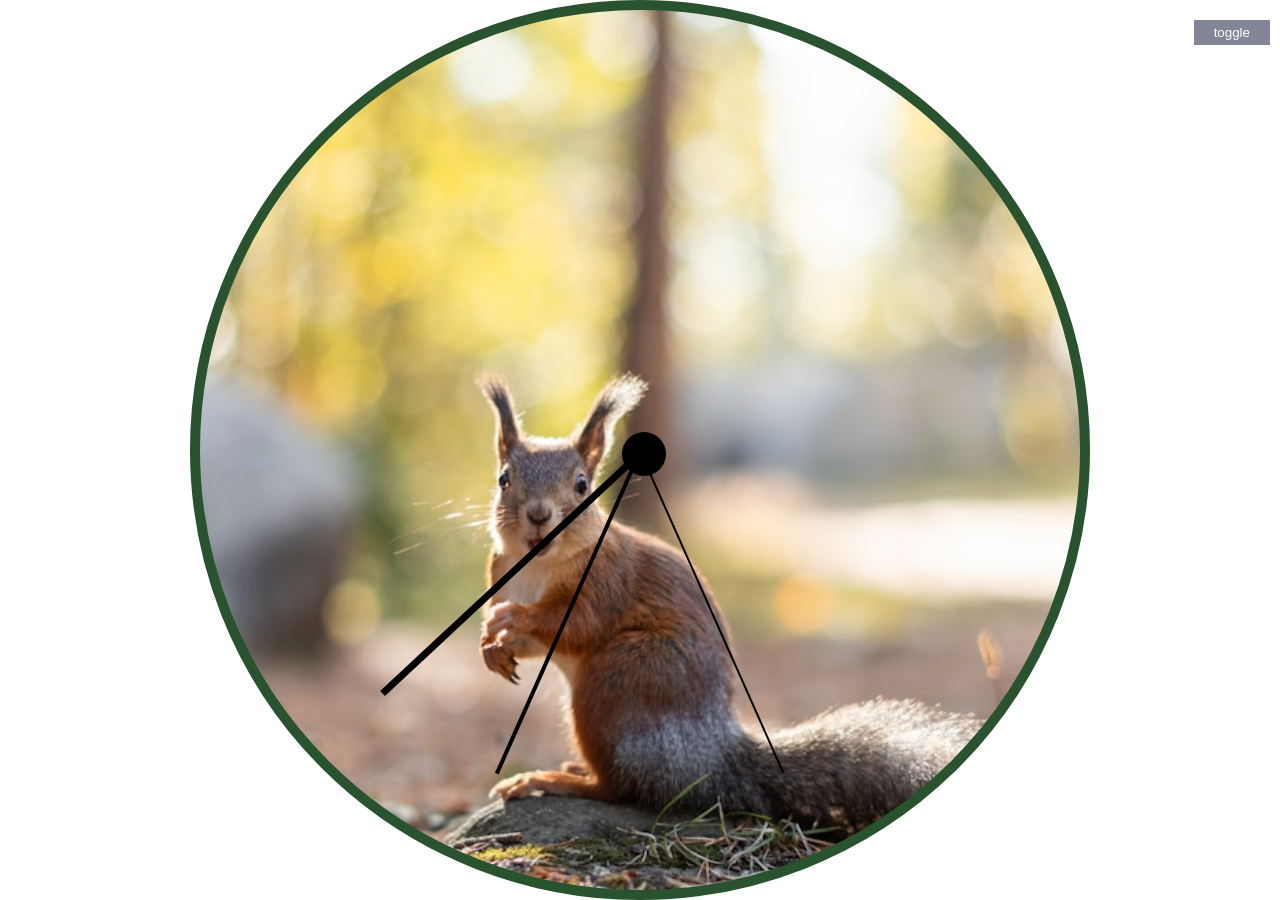
<file: index.html>
<!DOCTYPE html>
<html lang="en">
<head>
    <meta charset="UTF-8">
    <meta name="viewport" content="width=device-width, initial-scale=1.0">
    <link rel="stylesheet" href="style.css">
    <title>CSS Clock</title>
</head>
<body>
    <div class="slideshow-container">
        <div class="slide fade">
          <div class="image-wrapper">
            <img src="./img/10.jpg" alt="Slide 1" class="slideshow-image">
          </div>
        </div>
        <div class="slide fade">
          <div class="image-wrapper">
            <img src="./img/6.jpg" alt="Slide 2" class="slideshow-image">
          </div>
        </div>
        <div class="slide fade">
          <div class="image-wrapper">
            <img  src="./img/14.jpg" alt="Slide 3" class="slideshow-image">
          </div>
        </div>
      </div>
      
      
    <div class="container">
        <div class="display" >
        </div>
        
        <div class="clock" >
            <span class="clock-center"></span>
            <div class="clock-wrapper">
                <p class="clock-hand second-hand"></p>
                <p class="clock-hand minute-hand"></p>
                <p class="clock-hand hour-hand"></p>
            </div>
            <div class="clock-digits">
                <p class="clock-digit" style="--i:1">1</p>
                <p class="clock-digit" style="--i:2">2</p>
                <p class="clock-digit" style="--i:3">3 </p>
                <p class="clock-digit" style="--i:4">4</p>
                <p class="clock-digit" style="--i:5">5</p>
                <p class="clock-digit" style="--i:6">6</p>
                <p class="clock-digit" style="--i:7">7</p>
                <p class="clock-digit" style="--i:8">8</p>
                <p class="clock-digit" style="--i:9">9</p>
                <p class="clock-digit" style="--i:10">10</p>
                <p class="clock-digit" style="--i:11">11</p>
                <p class="clock-digit" style="--i:12">12</p>
            </div>
        </div>
    </div>

    <div class="clock-color-scheme">
        <h2>Customize Clock</h2>
        <div class="clock-color-items">
            <div class="color-item">
                <label for="clock-hand">Second Hand</label>
                <input type="color" name=""  id="sec-hand-col" >
            </div>
            <div class="color-item">
                <label for="clock-hand">Minute Hand</label>
                <input type="color" name=""  id="min-hand-col" >
            </div>
            <div class="color-item">
                <label for="clock-hand">Hour Hand</label>
                <input type="color" name=""  id="hour-hand-col" >
            </div>
            <div class="color-item">
                <label for="clock-hand">Clock Digits</label>
                <input type="color" name="" id="clock-digits-col" data-component="color|clock-digits">
            </div>
            <div class="color-item">
                <label for="clock-hand">Clock Frame</label>
                <input type="color" name="" id="clock-frame-col" >
            </div>
            <div class="clock-sound color-item" > 
                <p > Sound</p>
                 <div class="sound-toggler">
                     <p class="switch"></p>
                 </div>
            </div>
            <div class="clock-bg-custom color-item">
                
                <label for="clock-hand">Clock Background </label>
                <div class="clock-bg-images">
                    <div class=""><input type="color" name="" id="clock-bg-col" ></div>
                    <div class="clock-bg-image clock-bg-img1"></div>
                    <div class="clock-bg-image clock-bg-img2"></div>
                    <div class="clock-bg-image clock-bg-img3"></div>
                    <div class="clock-bg-image clock-bg-img4"></div>
                    <div class="clock-bg-image clock-bg-img5"></div>
                    <div class="clock-bg-image clock-bg-img6"></div>
                    <div class="clock-bg-image clock-bg-img7"></div>
                </div>
                <div class="color">
                </div>
            </div>
           
            <div class="color-item">
                <label for="clock-hand">Clock Width</label>
                <input type="range" min="25" max="100" name="" id="clock-size-adj" >
            </div>
        </div>
    </div>

    <button class="navbar">  toggle </button>

   <script src="./index.js"></script>
</body>
</html>
</file>
<file: style.css>
* {
    padding: 0;
    margin: 0;
    box-sizing: border-box;
}
body{
    /* background : #ccc; */
    font-family: 'Segoe UI', Tahoma, Geneva, Verdana, sans-serif;
}

:root {
    --key-text-color: #0b0d0e;
    --key-wrapper-color: rgba(255, 255, 255, 0.8);
    --key-label-color : #838696;
    --key-wrapper-border-color : #0b0b0b;
    --active-border-color: #00E5FF;
}

/* Slideshow container styling */
.slideshow-container {
    width: 100vw;
    position: fixed;
    overflow: hidden;
    display: flex;
    top: 0;
    left: 0;
    align-items: center;
    height: 100vh;
    justify-content: center;
  }
  
  /* Slide styling */
  .slide {
    position: absolute;
    width: 100vw;
    height: 100vh;
    opacity: 0;
    transition: opacity 1s ease-in-out;
  }
  
  /* Image wrapper for consistent aspect ratio (e.g., 16:9) */
  .image-wrapper {
    width: 100%;
    padding-top: 56.25%; 
    position: relative;
    background: gray;
    overflow: hidden;
    height: 100vh;
  }
  
  /* Slideshow image styling */
  .slideshow-image {
    position: absolute;
    top: 0;
    left: 0;
    width: 100%;
    height: 100vh;
    object-fit:cover; 
  }

 
  
  /* Fade in effect */
  .fade {
    animation: fadeAnimation 12s infinite;
  }
  
  @keyframes fadeAnimation {
    0% { opacity: 1; }
    33% { opacity: 1; }
    66% { opacity: 0; }
    100% { opacity: 0; }
  }
  
  /* Arrange slides to be visible in intervals */
  .slide:nth-child(1) { animation-delay: 0s; }
  .slide:nth-child(2) { animation-delay: 4s; }
  .slide:nth-child(3) { animation-delay: 8s; }
  

.container {
    display: flex;
    justify-content: center;
    align-items: center;
    height: 100vh;
    flex-direction: column;
    /* gap: 30px; */
    width: 100%;
    max-width: 1440px;
    overflow: hidden;
    /* z-index: 1; */
    margin: 0 auto;
}


.display {
    font-size: 50px;
}

.clock {
    border : 10px solid #29522e;
    width: 100vh;
    height: 100vh;
    border-radius: 50%;
    position: relative;
    background: url("./img/natalya-letunova-c_KfK8v9aQ4-unsplash.jpg") no-repeat center center/cover;
    
}

.clock-hand {
    width: 40%;
    height: 2px;
    background  : black;
    position: absolute;
    top: 50%;
    left: 10%;
    transform-origin: 100%;
    
}


.second-hand {
    transform : rotate(90deg) ;
    height: 2px;
    /* transform-origin: 100%; */
}

.minute-hand {
    height: 4px;
    transform : rotate(90deg) ;
    
}

.hour-hand {
    transform : rotate(90deg) ;
    height: 7px;
    /* transform-origin: 100%; */
}

.clock-center {
    position: absolute;
    top: 48%;
    left: 48%;
    height: 5%;
    width: 5%;
    background : black;
    border-radius: 50%;
    z-index: 1;

}
.clock-digits{

    /* font-size: 30px */
    opacity: 0;
    transition: opacity 0.5s ease-in-out, visibility 0.5s ease-in-out;
    visibility: hidden;
}
.clock-digit {
    position: absolute;
    font-weight: bold;

    /* transition and visibility */
    
    /* aligning the numbers to a circle */
    transform: translate(-50%, -50%) ;
    top: calc(50% + 46% *  sin(calc(var(--i) * 30deg - 90deg)));
    left: calc(50% + 46% * cos(calc(var(--i) * 30deg - 90deg )));
}

.clock:hover {
    cursor: pointer;
}

.clock:hover .clock-digits {
    opacity: 1;
    visibility: visible;
}

.navbar{
    position: absolute;
    top: 20px;
    right: 10px;
    z-index: 2;
    cursor: pointer;
    padding: 5px 20px;
    cursor: pointer;
    background: #838696;
    border: 0;
    color: #fff;
}

.clock-color-scheme{
    position: fixed;
    z-index: 2;
    top: 0;
    right: 0;
    width: 280px;
    height: fit-content;
    background: #29522e;
    color: #eeeeee;
    border-radius: 0 0 0 24px;
    padding: 40px 15px;
    transition:all .3s ease-in-out;
    transform: translateX(400px);
}
.scheme-active {
    transform: translateX(0);

}

.clock-color-items {
    display: flex;
    margin-top: 30px;
    flex-wrap: wrap;
    gap: 5px; 
}

.color-item {
    display: flex;
    flex-direction: column;
    border: 1px solid rgb(143, 133, 114);
    /* width: 31%; */
    height: 100px;
    gap: 10px;
    justify-content: center;
    align-items: center;
    font-size: 12px;
    padding: 5px;
    border-radius: 5px;
}

.clock-bg-custom {
    height: fit-content;
}

.clock-bg-images {
    display: flex;
    /* width: ; */
    flex-wrap: wrap;
    gap: 10px;
    margin-top: 20px;
}

.clock-bg-image, input[type="color"] {
    width: 30px;
    height: 30px;
    overflow: hidden;
    border: 2px solid #333;
    /* border-radius: 12px; */
    cursor: pointer;
    
}

.clock-bg-img1 {
    background: url("./img/10.jpg") no-repeat center center/cover;
}
.clock-bg-img2 {
    background: url("./img/9.jpg") no-repeat center center/cover;
}
.clock-bg-img3 {
    background: url("./img/17.jpg") no-repeat center center/cover;
}
.clock-bg-img4 {
    background: url("./img/natalya-letunova-c_KfK8v9aQ4-unsplash.jpg") no-repeat center center/cover;
}
.clock-bg-img5 {
    background: url("./img/29.jpg") no-repeat center center/cover;
}
.clock-bg-img6 {
    background: url("./img/32.jpg") no-repeat center center/cover;
}
.clock-bg-img7 {
    background: url("./img/30.jpg") no-repeat center center/cover;
}

.sound-toggler {
    background-color: red;
    width: 60px;
    height: 30px;
    border-radius: 20px;
    cursor: pointer;

}

.switch {
    width: 30px;
    height: 30px;
    background-color: black;
    border-radius: 20px;
    transform: translateX(0%);
    transition: all 0.4s ease-in-out;
}

.sound-toggler.sound-active {
    background:#eeeeee;
}

.sound-toggler.sound-active .switch {
    transform: translateX(100%);
}

.clock-sound {
    /* margin-top: 10px; */
    display: flex;
    flex-direction: column;
    gap: 5px;
}
</file>
